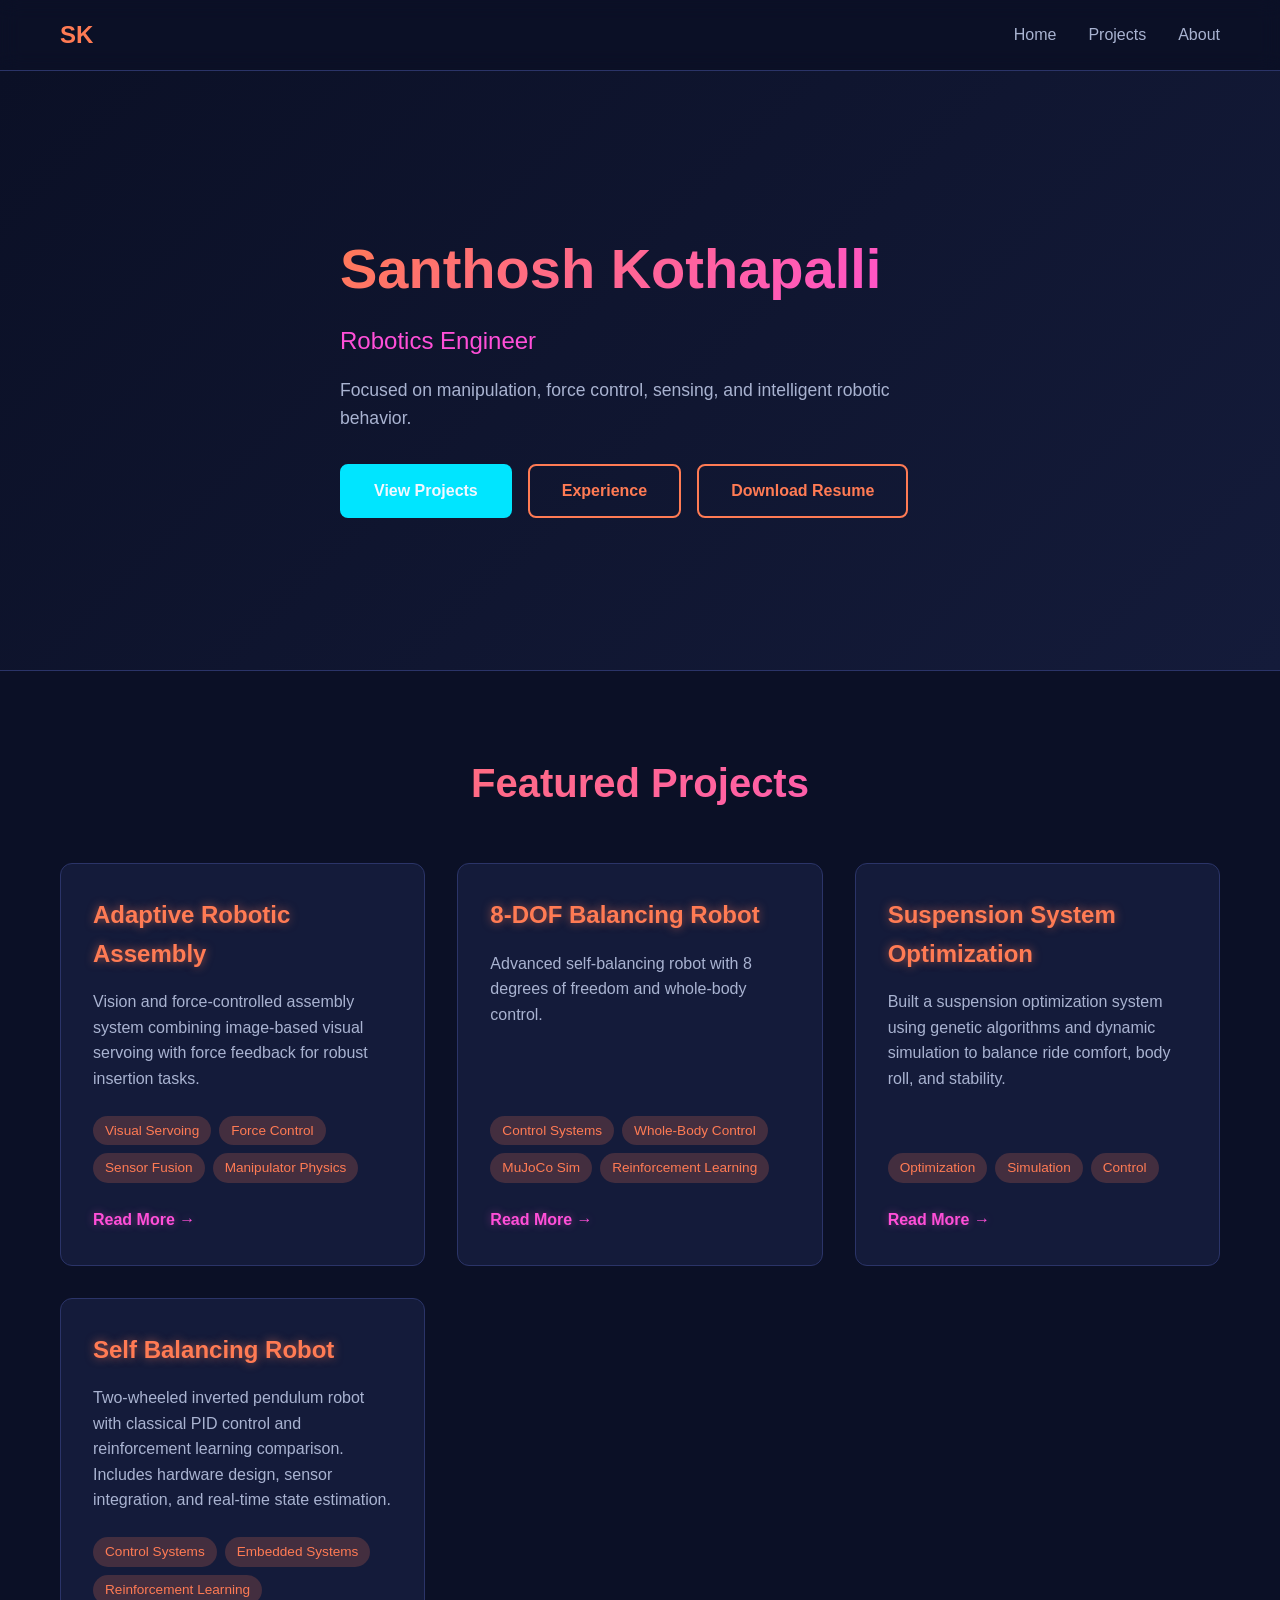
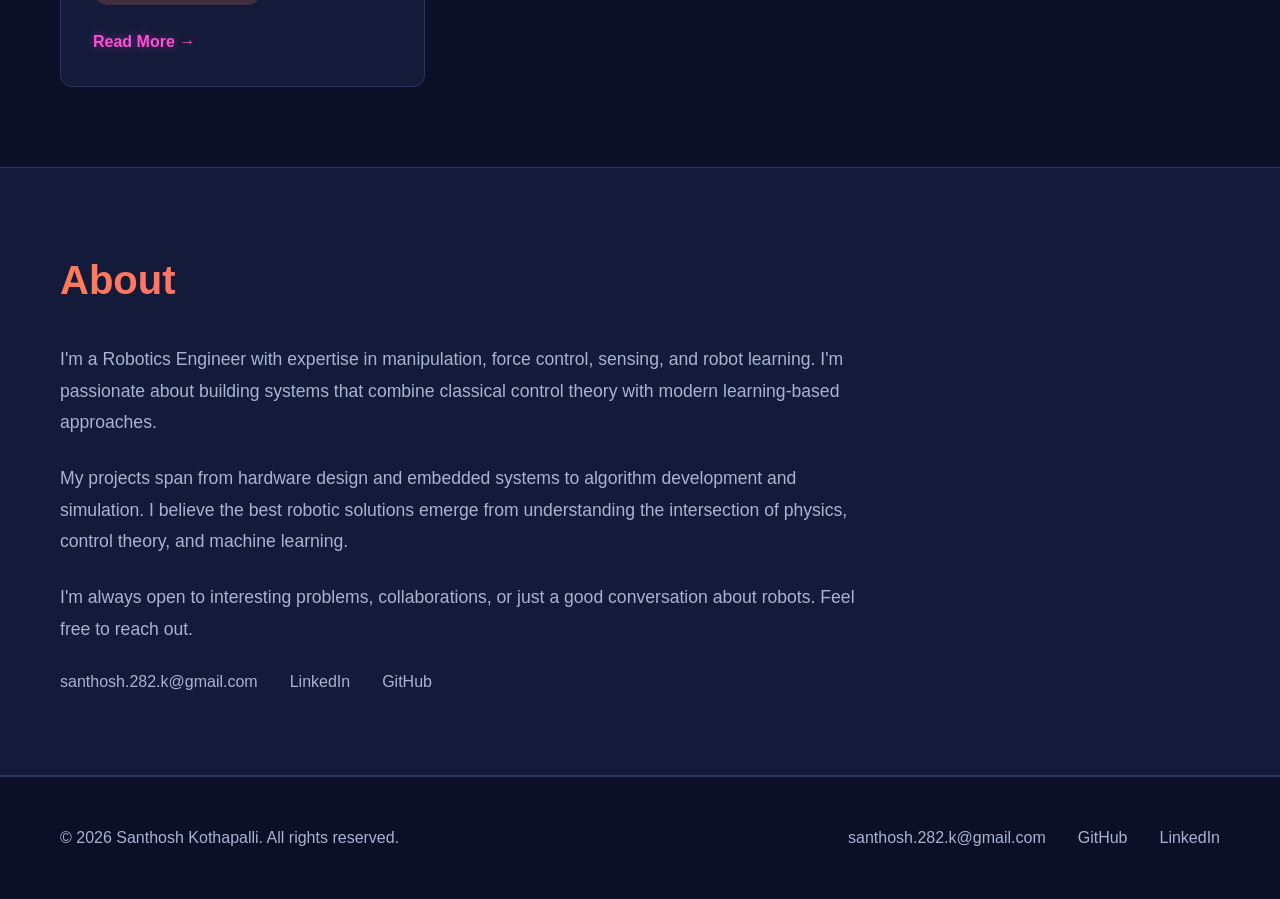
<file: index.html>
<!DOCTYPE html>
<html lang="en">
<head>
    <meta charset="UTF-8">
    <meta name="viewport" content="width=device-width, initial-scale=1.0">
    <title>Santhosh Kothapalli - Robotics Engineer</title>
    <link rel="stylesheet" href="styles.css">
</head>
<body>
    <nav class="navbar">
        <div class="container">
            <div class="logo">SK</div>
            <ul class="nav-links">
                <li><a href="#home" class="nav-link">Home</a></li>
                <li><a href="#projects" class="nav-link">Projects</a></li>
                <li><a href="#about" class="nav-link">About</a></li>
            </ul>
        </div>
    </nav>

    <header class="hero" id="home">
        <div class="container">
            <div class="hero-content">
                <h1>Santhosh Kothapalli</h1>
                <p class="subtitle">Robotics Engineer</p>
                <p class="hero-description">
                    Focused on manipulation, force control, sensing, and intelligent robotic behavior.
                </p>
                <div class="hero-buttons">
                    <a href="#projects" class="btn btn-primary">View Projects</a>

                    <a href="experience.html" class="btn btn-secondary">Experience</a>

                    <a href="docs/resume.pdf" class="btn btn-secondary">Download Resume</a>
                </div>
            </div>
        </div>
    </header>

    <section class="projects-section" id="projects">
        <div class="container">
            <h2>Featured Projects</h2>
            
            <div class="projects-grid">

                <article class="project-card">
                    <div class="project-header">
                        <h3>Adaptive Robotic Assembly</h3>
                    </div>
                    <p class="project-summary">
                        Vision and force-controlled assembly system combining image-based visual servoing with force feedback for robust insertion tasks.
                    </p>
                    <div class="project-tags">
                        <span class="tag">Visual Servoing</span>
                        <span class="tag">Force Control</span>
                        <span class="tag">Sensor Fusion</span>
                        <span class="tag">Manipulator Physics</span>

                    </div>
                    <a href="projects/adaptive-assembly.html" class="read-more">Read More →</a>
                </article>
                <article class="project-card">
                    <div class="project-header">
                        <h3>8-DOF Balancing Robot</h3>
                    </div>
                    <p class="project-summary">
                        Advanced self-balancing robot with 8 degrees of freedom and whole-body control.
                    </p>
                    <div class="project-tags">
                        <span class="tag">Control Systems</span>
                        <span class="tag">Whole-Body Control</span>
                        <span class="tag">MuJoCo Sim</span>
                        <span class="tag">Reinforcement Learning</span>
                    </div>
                    <a href="projects/8-dof-balancing-robot.html" class="read-more">Read More →</a>
                </article>
                <article class="project-card">
                    <div class="project-header">
                        <h3>Suspension System Optimization</h3>
                    </div>
                    <p class="project-summary">
                        Built a suspension optimization system using genetic algorithms and dynamic simulation to balance ride comfort, body roll, and stability.
                    </p>
                    <div class="project-tags">
                        <span class="tag">Optimization</span>
                        <span class="tag">Simulation</span>
                        <span class="tag">Control</span>
                    </div>
                    <a href="projects/suspension-optimization.html" class="read-more">Read More →</a>
                </article>

                <article class="project-card">
                    <div class="project-header">
                        <h3>Self Balancing Robot</h3>
                    </div>
                    <p class="project-summary">
                        Two-wheeled inverted pendulum robot with classical PID control and reinforcement learning comparison. Includes hardware design, sensor integration, and real-time state estimation.
                    </p>
                    <div class="project-tags">
                        <span class="tag">Control Systems</span>
                        <span class="tag">Embedded Systems</span>
                        <span class="tag">Reinforcement Learning</span>
                    </div>
                    <a href="projects/self-balancing-robot.html" class="read-more">Read More →</a>
                </article>

                
            </div>
        </div>
    </section>

    <section class="about-section" id="about">
    <div class="container">
        <h2>About</h2>
        <div class="about-content">
            <p>
                I'm a Robotics Engineer with expertise in manipulation, force control, sensing, and robot learning. 
                I'm passionate about building systems that combine classical control theory with modern learning-based approaches.
            </p>
            <p>
                My projects span from hardware design and embedded systems to algorithm development and simulation. 
                I believe the best robotic solutions emerge from understanding the intersection of physics, control theory, and machine learning.
            </p>
            <p>
                I'm always open to interesting problems, collaborations, or just a good conversation about robots. 
                Feel free to reach out.
            </p>
            <div class="social-links">
                <a href="mailto:santhosh.282.k@gmail.com" class="contact-link">santhosh.282.k@gmail.com</a>
                <a href="https://www.linkedin.com/in/santhosh-kothapalli-545709260" target="_blank" class="contact-link">LinkedIn</a>
                <a href="https://github.com/santhosh-0208" target="_blank" class="contact-link">GitHub</a>
            </div>
        </div>
    </div>
    </section>

    <footer class="footer">
        <div class="container">
            <p>&copy; 2026 Santhosh Kothapalli. All rights reserved.</p>
            <div class="social-links">
                <a href="mailto:santhosh.282.k@gmail.com" class="contact-link">santhosh.282.k@gmail.com</a>
                <a href="https://github.com/santhosh-0208" target="_blank">GitHub</a>
                <a href="https://www.linkedin.com/in/santhosh-kothapalli-545709260" target="_blank">LinkedIn</a>
            </div>
        </div>
    </footer>
</body>
</html>
</file>
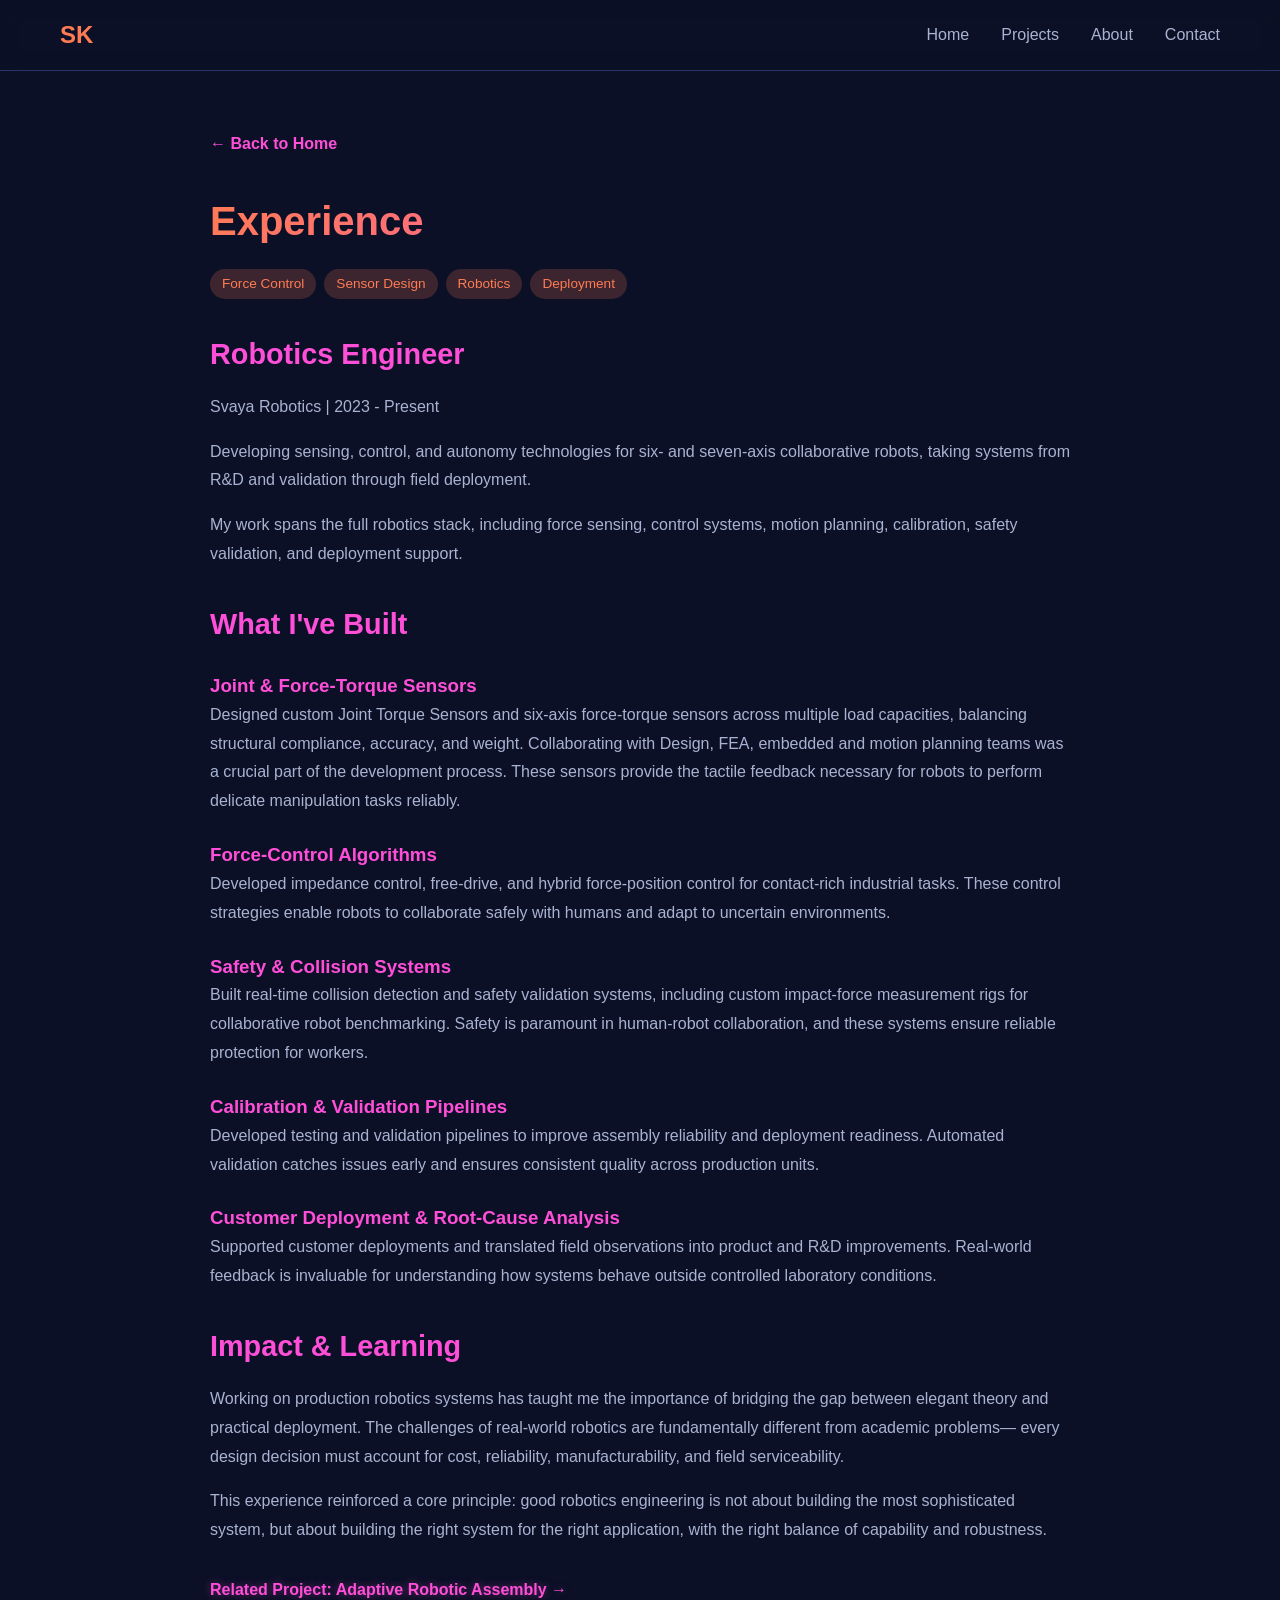
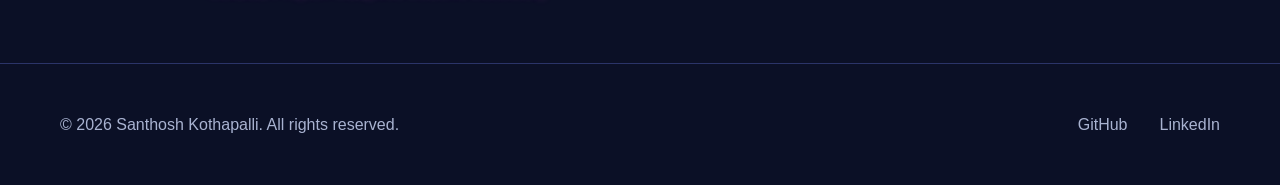
<file: experience.html>
<!DOCTYPE html>
<html lang="en">
<head>
    <meta charset="UTF-8">
    <meta name="viewport" content="width=device-width, initial-scale=1.0">
    <title>Experience - Santhosh Kothapalli</title>
    <link rel="stylesheet" href="styles.css">
</head>
<body>
    <nav class="navbar">
        <div class="container">
            <div class="logo">SK</div>
            <ul class="nav-links">
                <li><a href="index.html" class="nav-link">Home</a></li>
                <li><a href="index.html#projects" class="nav-link">Projects</a></li>
                <li><a href="index.html#about" class="nav-link">About</a></li>
                <li><a href="index.html#contact" class="nav-link">Contact</a></li>
            </ul>
        </div>
    </nav>

    <div class="project-detail">
        <a href="index.html" class="back-link">← Back to Home</a>

        <h1>Experience</h1>
        <div class="project-tags" style="margin-bottom: 2rem;">
            <span class="tag">Force Control</span>
            <span class="tag">Sensor Design</span>
            <span class="tag">Robotics</span>
            <span class="tag">Deployment</span>
        </div>

        <h2>Robotics Engineer</h2>
        <p>Svaya Robotics | 2023 - Present</p>

        <p>
            Developing sensing, control, and autonomy technologies for six- and seven-axis collaborative robots, 
            taking systems from R&D and validation through field deployment.
        </p>

        <p>
            My work spans the full robotics stack, including force sensing, control systems, motion planning, 
            calibration, safety validation, and deployment support.
        </p>

        <h2>What I've Built</h2>

        <h3>Joint & Force-Torque Sensors</h3>
        <p>
            Designed custom Joint Torque Sensors and six-axis force-torque sensors across multiple load capacities, 
            balancing structural compliance, accuracy, and weight. Collaborating with Design, FEA, embedded and motion planning teams was a crucial part of the development process.
            These sensors provide the tactile feedback necessary 
            for robots to perform delicate manipulation tasks reliably.
        </p>

        <h3>Force-Control Algorithms</h3>
        <p>
            Developed impedance control, free-drive, and hybrid force-position control for contact-rich industrial tasks. 
            These control strategies enable robots to collaborate safely with humans and adapt to uncertain environments.
        </p>

        <h3>Safety & Collision Systems</h3>
        <p>
            Built real-time collision detection and safety validation systems, including custom impact-force measurement 
            rigs for collaborative robot benchmarking. Safety is paramount in human-robot collaboration, and these systems 
            ensure reliable protection for workers.
        </p>

        <h3>Calibration & Validation Pipelines</h3>
        <p>
            Developed testing and validation pipelines to improve assembly reliability and deployment readiness. 
            Automated validation catches issues early and ensures consistent quality across production units.
        </p>

        <h3>Customer Deployment & Root-Cause Analysis</h3>
        <p>
            Supported customer deployments and translated field observations into product and R&D improvements. 
            Real-world feedback is invaluable for understanding how systems behave outside controlled laboratory conditions.
        </p>

        <h2>Impact & Learning</h2>
        <p>
            Working on production robotics systems has taught me the importance of bridging the gap between elegant theory 
            and practical deployment. The challenges of real-world robotics are fundamentally different from academic problems—
            every design decision must account for cost, reliability, manufacturability, and field serviceability.
        </p>

        <p>
            This experience reinforced a core principle: good robotics engineering is not about building the most sophisticated 
            system, but about building the right system for the right application, with the right balance of capability and robustness.
        </p>

        <div style="margin-top: 2rem;">
            <a href="projects/adaptive-assembly.html" class="read-more">
                Related Project: Adaptive Robotic Assembly →
            </a>
        </div>
    </div>

    <footer class="footer">
        <div class="container">
            <p>&copy; 2026 Santhosh Kothapalli. All rights reserved.</p>
            <div class="social-links">
                <a href="https://github.com" target="_blank">GitHub</a>
                <a href="https://linkedin.com" target="_blank">LinkedIn</a>
            </div>
        </div>
    </footer>
</body>
</html>
</file>
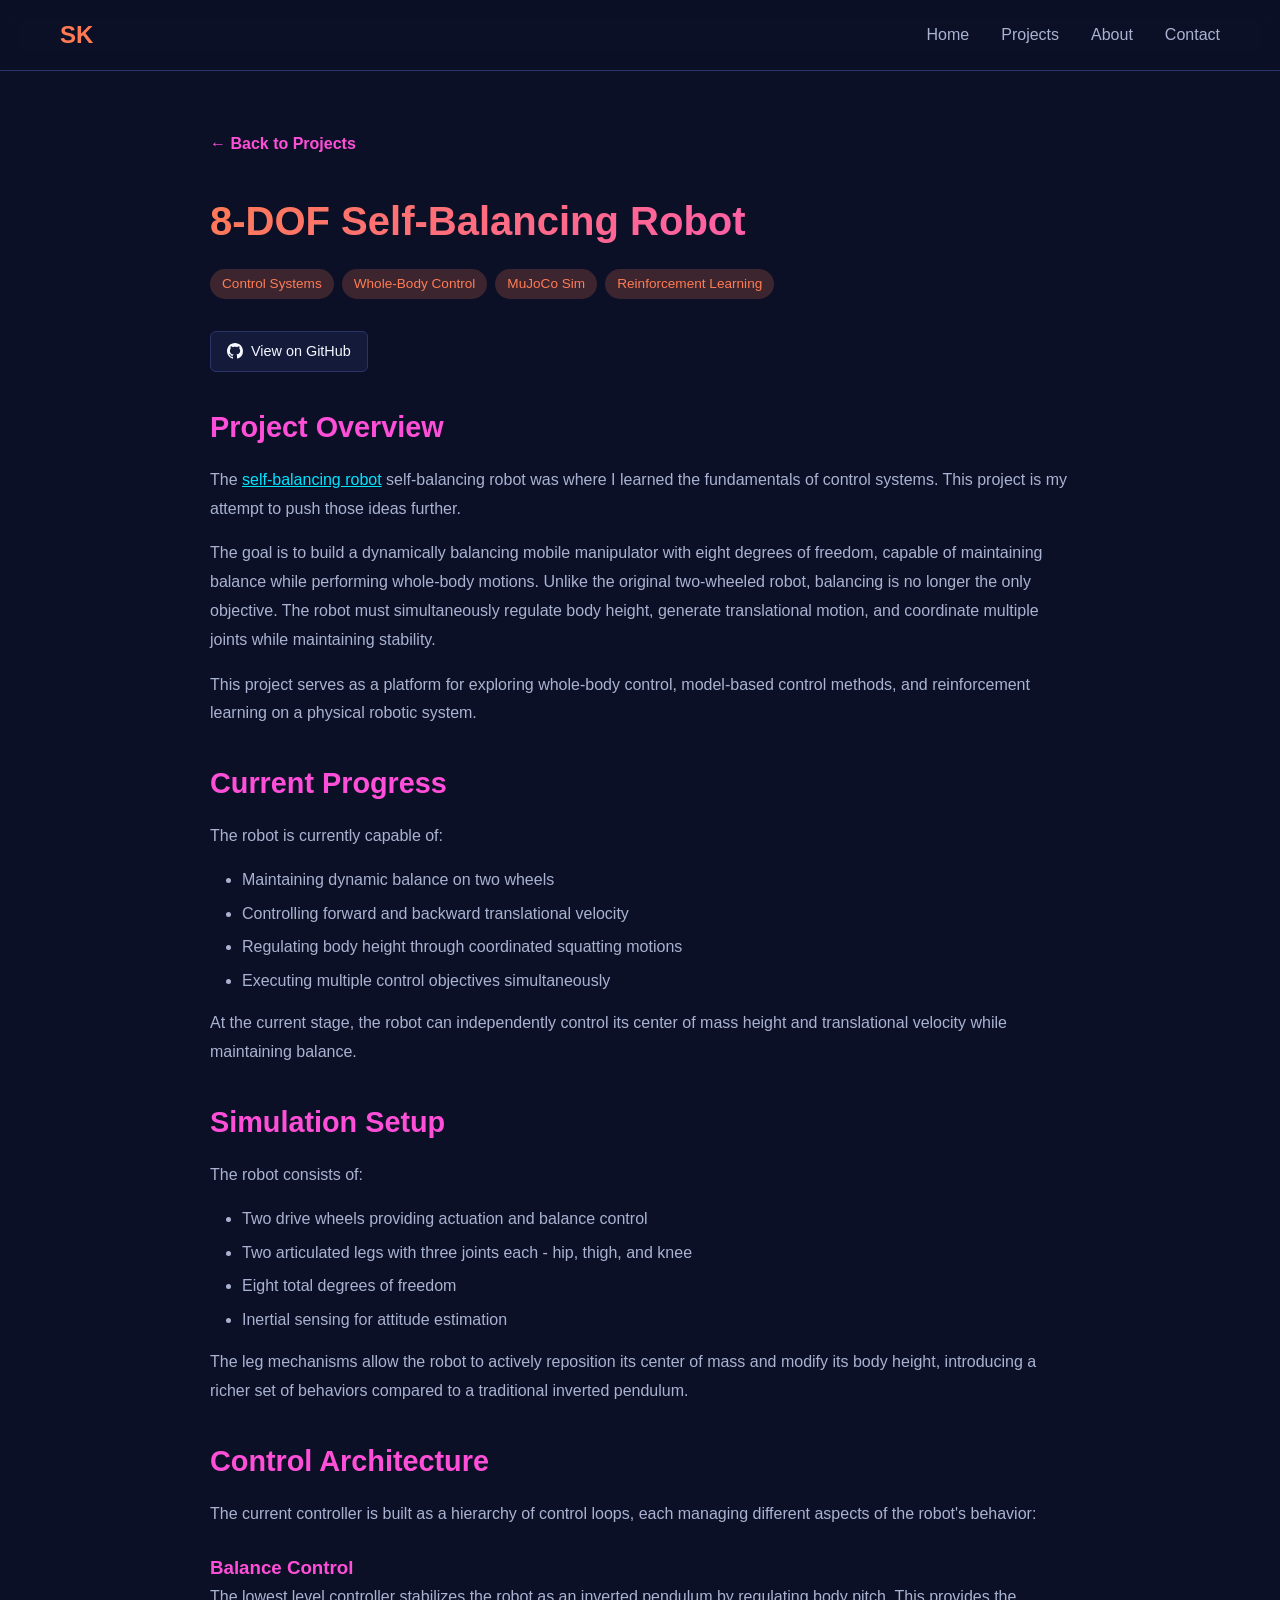
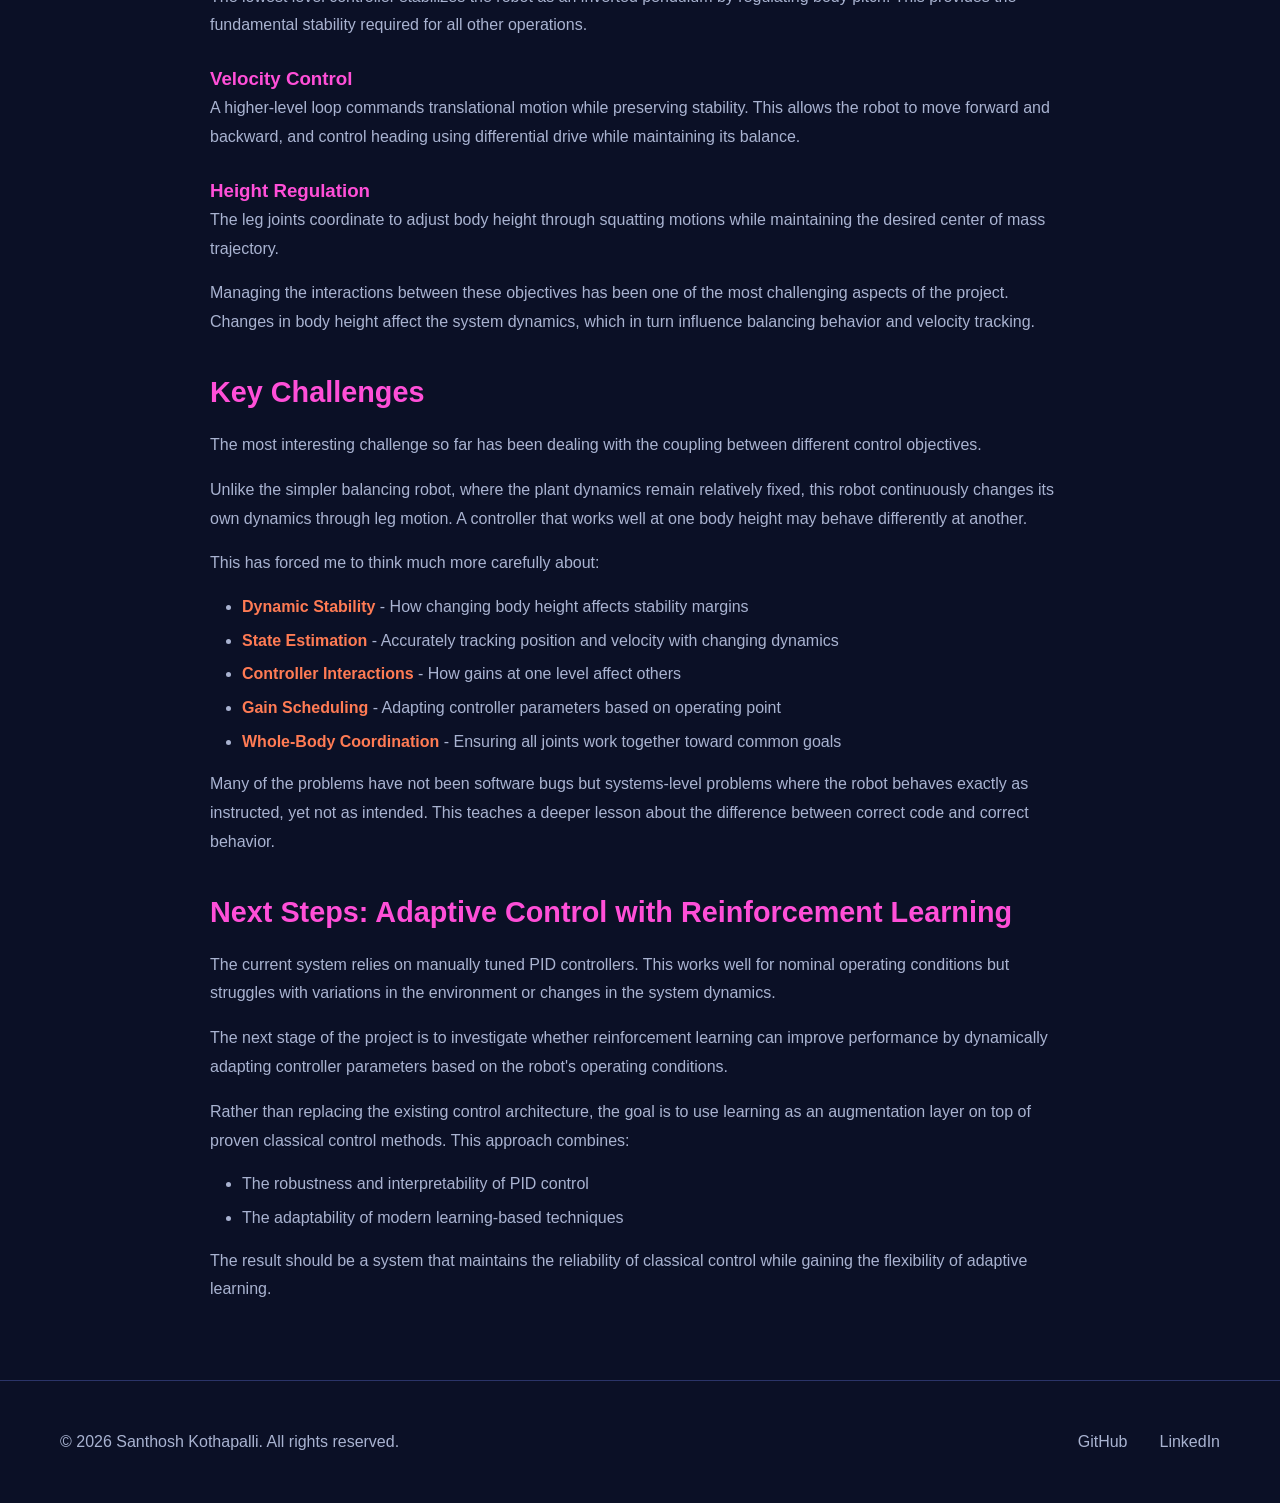
<file: projects/8-dof-balancing-robot.html>
<!DOCTYPE html>
<html lang="en">
<head>
    <meta charset="UTF-8">
    <meta name="viewport" content="width=device-width, initial-scale=1.0">
    <title>8-DOF Self-Balancing Robot - Santhosh Kothapalli</title>
    <link rel="stylesheet" href="../styles.css">
</head>
<body>
    <nav class="navbar">
        <div class="container">
            <div class="logo">SK</div>
            <ul class="nav-links">
                <li><a href="../index.html" class="nav-link">Home</a></li>
                <li><a href="../index.html#projects" class="nav-link">Projects</a></li>
                <li><a href="../index.html#about" class="nav-link">About</a></li>
                <li><a href="../index.html#contact" class="nav-link">Contact</a></li>
            </ul>
        </div>
    </nav>

    <div class="project-detail">
        <a href="../index.html#projects" class="back-link">← Back to Projects</a>

        <h1>8-DOF Self-Balancing Robot</h1>
        <div class="project-tags" style="margin-bottom: 2rem;">
            <span class="tag">Control Systems</span>
            <span class="tag">Whole-Body Control</span>
            <span class="tag">MuJoCo Sim</span>
            <span class="tag">Reinforcement Learning</span>
        </div>

        <div style="display: flex; gap: 1rem; margin-bottom: 2rem;">
            <a href="https://github.com/santhosh-0208/invereted_pendulum.git" target="_blank" class="action-link">
                <svg xmlns="http://www.w3.org/2000/svg" width="16" height="16" viewBox="0 0 24 24" fill="currentColor"><path d="M12 0C5.37 0 0 5.37 0 12c0 5.31 3.435 9.795 8.205 11.385.6.105.825-.255.825-.57 0-.285-.015-1.23-.015-2.235-3.015.555-3.795-.735-4.035-1.41-.135-.345-.72-1.41-1.23-1.695-.42-.225-1.02-.78-.015-.795.945-.015 1.62.87 1.845 1.23 1.08 1.815 2.805 1.305 3.495.99.105-.78.42-1.305.765-1.605-2.67-.3-5.46-1.335-5.46-5.925 0-1.305.465-2.385 1.23-3.225-.12-.3-.54-1.53.12-3.18 0 0 1.005-.315 3.3 1.23.96-.27 1.98-.405 3-.405s2.04.135 3 .405c2.295-1.56 3.3-1.23 3.3-1.23.66 1.65.24 2.88.12 3.18.765.84 1.23 1.905 1.23 3.225 0 4.605-2.805 5.625-5.475 5.925.435.375.81 1.095.81 2.22 0 1.605-.015 2.895-.015 3.3 0 .315.225.69.825.57A12.02 12.02 0 0 0 24 12c0-6.63-5.37-12-12-12z"/></svg>
                View on GitHub
            </a>
            
        </div>
        <h2>Project Overview</h2>
        <p>
            The 
            <a href="self-balancing-robot.html" target="_blank" class="inline-link">self-balancing robot</a>
            self-balancing robot was where I learned the fundamentals of control systems. This project is my attempt to push those ideas further.
        </p>
        <p>
            The goal is to build a dynamically balancing mobile manipulator with eight degrees of freedom, capable of maintaining balance 
            while performing whole-body motions. Unlike the original two-wheeled robot, balancing is no longer the only objective. The robot 
            must simultaneously regulate body height, generate translational motion, and coordinate multiple joints while maintaining stability.
        </p>
        <p>
            This project serves as a platform for exploring whole-body control, model-based control methods, and reinforcement learning on a physical robotic system.
        </p>

        <h2>Current Progress</h2>
        <p>
            The robot is currently capable of:
        </p>
        <ul>
            <li>Maintaining dynamic balance on two wheels</li>
            <li>Controlling forward and backward translational velocity</li>
            <li>Regulating body height through coordinated squatting motions</li>
            <li>Executing multiple control objectives simultaneously</li>
        </ul>
        <p>
            At the current stage, the robot can independently control its center of mass height and translational velocity while maintaining balance.
        </p>

        <h2>Simulation Setup</h2>
        <p>
            The robot consists of:
        </p>
        <ul>
            <li>Two drive wheels providing actuation and balance control</li>
            <li>Two articulated legs with three joints each - hip, thigh, and knee</li>
            <li>Eight total degrees of freedom</li>
            <li>Inertial sensing for attitude estimation</li>
        </ul>
        <p>
            The leg mechanisms allow the robot to actively reposition its center of mass and modify its body height, introducing a richer set 
            of behaviors compared to a traditional inverted pendulum.
        </p>

        <h2>Control Architecture</h2>
        <p>
            The current controller is built as a hierarchy of control loops, each managing different aspects of the robot's behavior:
        </p>

        <h3>Balance Control</h3>
        <p>
            The lowest level controller stabilizes the robot as an inverted pendulum by regulating body pitch. This provides the 
            fundamental stability required for all other operations.
        </p>

        <h3>Velocity Control</h3>
        <p>
            A higher-level loop commands translational motion while preserving stability. This allows the robot to move forward 
            and backward, and control heading using differential drive while maintaining its balance.
        </p>

        <h3>Height Regulation</h3>
        <p>
            The leg joints coordinate to adjust body height through squatting motions while maintaining the desired center of mass trajectory.
        </p>

        <p>
            Managing the interactions between these objectives has been one of the most challenging aspects of the project. Changes in body height 
            affect the system dynamics, which in turn influence balancing behavior and velocity tracking.
        </p>

        <h2>Key Challenges</h2>
        <p>
            The most interesting challenge so far has been dealing with the coupling between different control objectives.
        </p>
        <p>
            Unlike the simpler balancing robot, where the plant dynamics remain relatively fixed, this robot continuously changes its own dynamics 
            through leg motion. A controller that works well at one body height may behave differently at another.
        </p>
        <p>
            This has forced me to think much more carefully about:
        </p>
        <ul>
            <li><strong>Dynamic Stability</strong> - How changing body height affects stability margins</li>
            <li><strong>State Estimation</strong> - Accurately tracking position and velocity with changing dynamics</li>
            <li><strong>Controller Interactions</strong> - How gains at one level affect others</li>
            <li><strong>Gain Scheduling</strong> - Adapting controller parameters based on operating point</li>
            <li><strong>Whole-Body Coordination</strong> - Ensuring all joints work together toward common goals</li>
        </ul>
        <p>
            Many of the problems have not been software bugs but systems-level problems where the robot behaves exactly as instructed, 
            yet not as intended. This teaches a deeper lesson about the difference between correct code and correct behavior.
        </p>

        <h2>Next Steps: Adaptive Control with Reinforcement Learning</h2>
        <p>
            The current system relies on manually tuned PID controllers. This works well for nominal operating conditions but struggles 
            with variations in the environment or changes in the system dynamics.
        </p>
        <p>
            The next stage of the project is to investigate whether reinforcement learning can improve performance by dynamically adapting 
            controller parameters based on the robot's operating conditions.
        </p>
        <p>
            Rather than replacing the existing control architecture, the goal is to use learning as an augmentation layer on top of proven 
            classical control methods. This approach combines:
        </p>
        <ul>
            <li>The robustness and interpretability of PID control</li>
            <li>The adaptability of modern learning-based techniques</li>
        </ul>
        <p>
            The result should be a system that maintains the reliability of classical control while gaining the flexibility of adaptive learning.
        </p>
    </div>

    <footer class="footer">
        <div class="container">
            <p>&copy; 2026 Santhosh Kothapalli. All rights reserved.</p>
            <div class="social-links">
                <a href="https://github.com" target="_blank">GitHub</a>
                <a href="https://linkedin.com" target="_blank">LinkedIn</a>
            </div>
        </div>
    </footer>
</body>
</html>
</file>
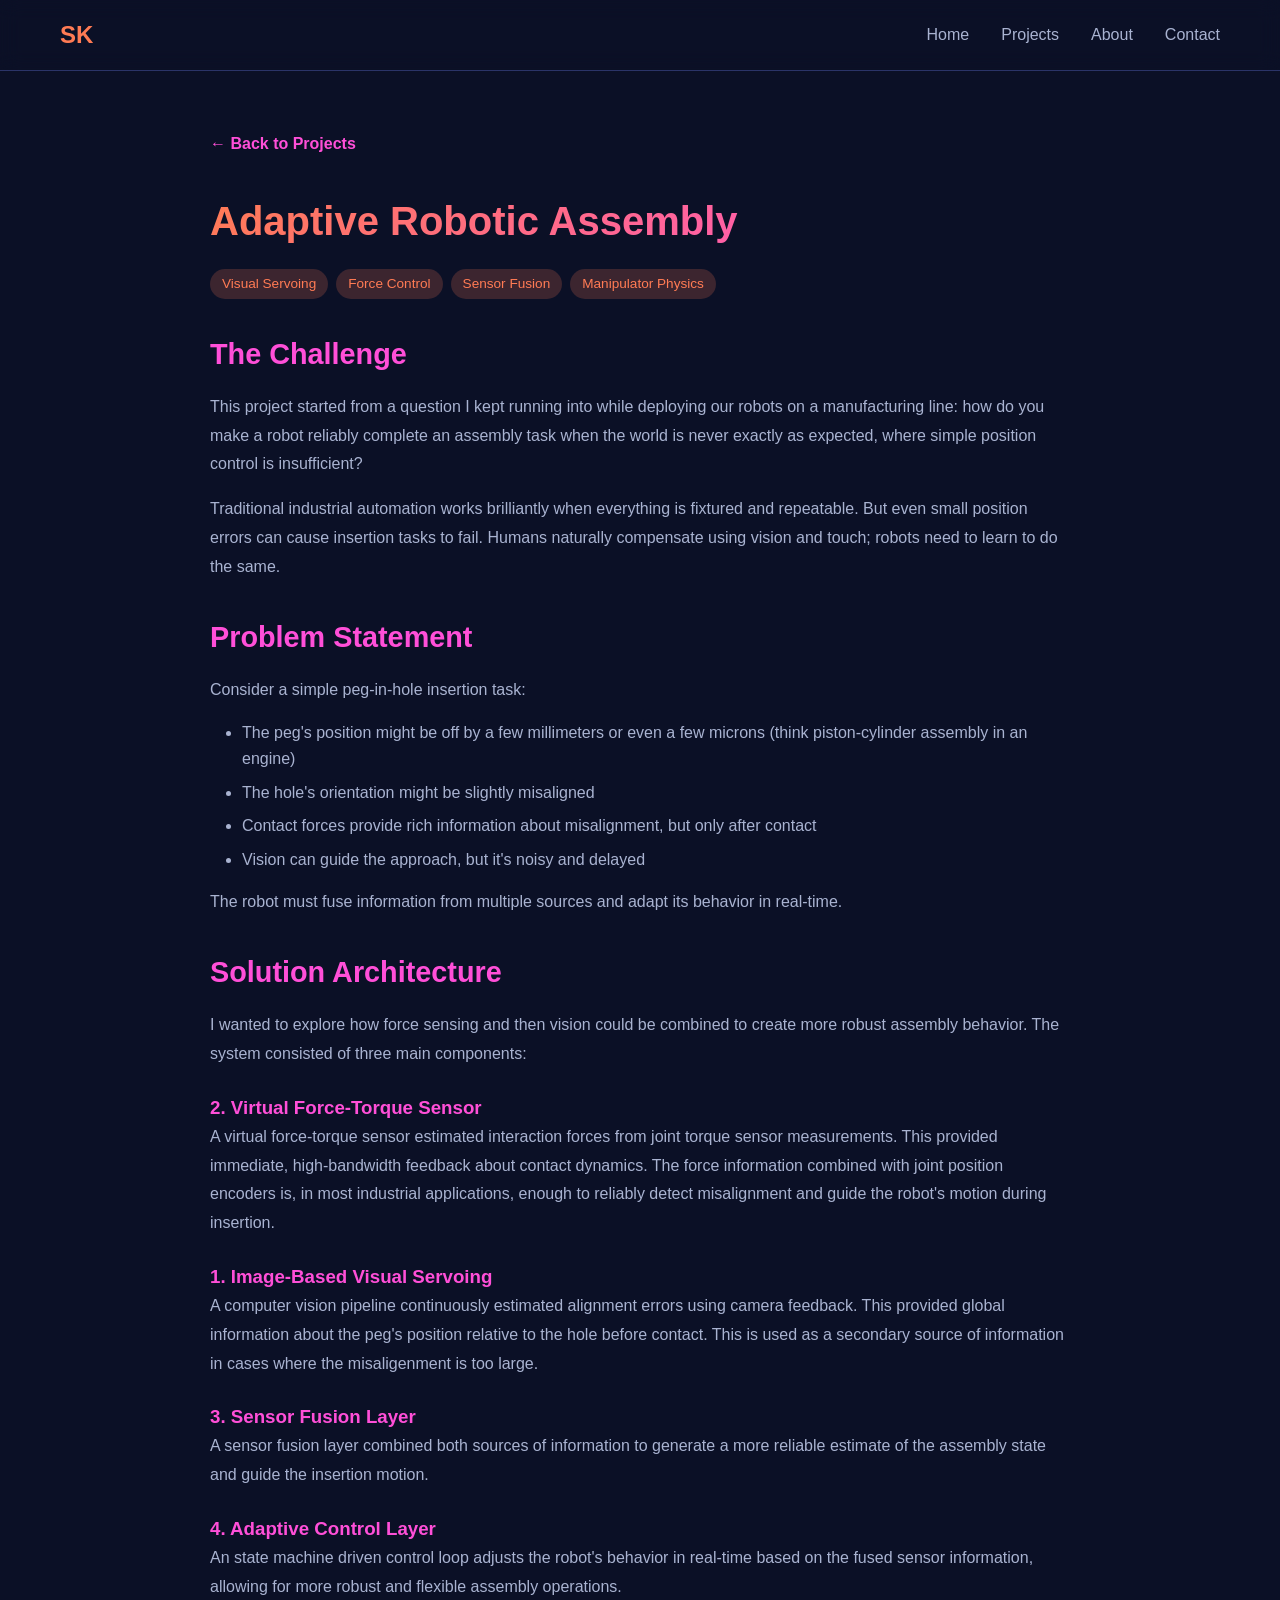
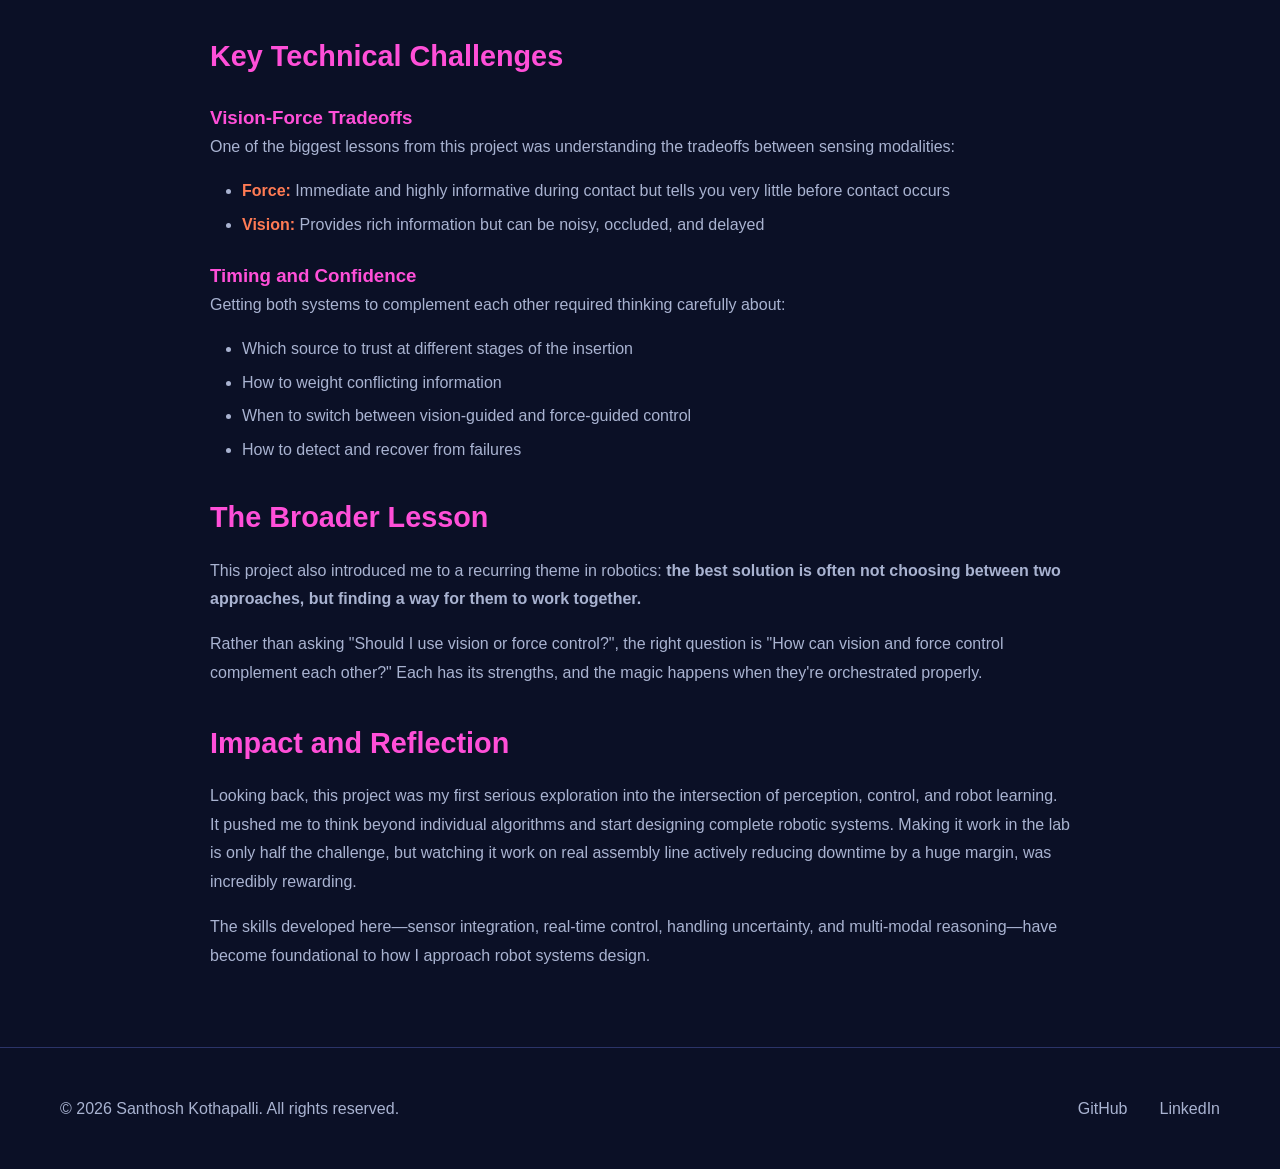
<file: projects/adaptive-assembly.html>
<!DOCTYPE html>
<html lang="en">
<head>
    <meta charset="UTF-8">
    <meta name="viewport" content="width=device-width, initial-scale=1.0">
    <title>Adaptive Robotic Assembly - Santhosh Kothapalli</title>
    <link rel="stylesheet" href="../styles.css">
</head>
<body>
    <nav class="navbar">
        <div class="container">
            <div class="logo">SK</div>
            <ul class="nav-links">
                <li><a href="../index.html" class="nav-link">Home</a></li>
                <li><a href="../index.html#projects" class="nav-link">Projects</a></li>
                <li><a href="../index.html#about" class="nav-link">About</a></li>
                <li><a href="../index.html#contact" class="nav-link">Contact</a></li>
            </ul>
        </div>
    </nav>

    <div class="project-detail">
        <a href="../index.html#projects" class="back-link">← Back to Projects</a>

        <h1>Adaptive Robotic Assembly</h1>
        <div class="project-tags" style="margin-bottom: 2rem;">
            <span class="tag">Visual Servoing</span>
            <span class="tag">Force Control</span>
            <span class="tag">Sensor Fusion</span>
            <span class="tag">Manipulator Physics</span>
        </div>

        <h2>The Challenge</h2>
        <p>
            This project started from a question I kept running into while deploying our robots on a manufacturing line: 
            how do you make a robot reliably complete an assembly task when the world is never exactly as expected, where simple position control is insufficient?
        </p>
        <p>
            Traditional industrial automation works brilliantly when everything is fixtured and repeatable. 
            But even small position errors can cause insertion tasks to fail. Humans naturally compensate using 
            vision and touch; robots need to learn to do the same.
        </p>

        <h2>Problem Statement</h2>
        <p>
            Consider a simple peg-in-hole insertion task:
        </p>
        <ul>
            <li>The peg's position might be off by a few millimeters or even a few microns (think piston-cylinder assembly in an engine)</li>
            <li>The hole's orientation might be slightly misaligned</li>
            <li>Contact forces provide rich information about misalignment, but only after contact</li>
            <li>Vision can guide the approach, but it's noisy and delayed</li>
        </ul>
        <p>
            The robot must fuse information from multiple sources and adapt its behavior in real-time.
        </p>

        <h2>Solution Architecture</h2>
        <p>
            I wanted to explore how force sensing and then vision could be combined to create more robust assembly behavior. 
            The system consisted of three main components:
        </p>
        
        <h3>2. Virtual Force-Torque Sensor</h3>
        <p>
            A virtual force-torque sensor estimated interaction forces from joint torque sensor measurements. 
            This provided immediate, high-bandwidth feedback about contact dynamics.
            The force information combined with joint position encoders is, in most industrial applications, enough to reliably detect misalignment and guide the robot's motion during insertion.
        </p>

        <h3>1. Image-Based Visual Servoing</h3>
        <p>
            A computer vision pipeline continuously estimated alignment errors using camera feedback. 
            This provided global information about the peg's position relative to the hole before contact.
            This is used as a secondary source of information in cases where the misaligenment is too large.
        </p>


        <h3>3. Sensor Fusion Layer</h3>
        <p>
            A sensor fusion layer combined both sources of information to generate a more reliable estimate 
            of the assembly state and guide the insertion motion.
        </p>

        <h3>4. Adaptive Control Layer</h3>
        <p>
            An state machine driven control loop adjusts the robot's behavior in real-time based on the fused sensor information, 
            allowing for more robust and flexible assembly operations.
        </p>
        <h2>Key Technical Challenges</h2>

        <h3>Vision-Force Tradeoffs</h3>
        <p>
            One of the biggest lessons from this project was understanding the tradeoffs between sensing modalities:
        </p>
        <ul>
            <li><strong>Force:</strong> Immediate and highly informative during contact but tells you very little before contact occurs</li>
            <li><strong>Vision:</strong> Provides rich information but can be noisy, occluded, and delayed</li>
        </ul>

        <h3>Timing and Confidence</h3>
        <p>
            Getting both systems to complement each other required thinking carefully about:
        </p>
        <ul>
            <li>Which source to trust at different stages of the insertion</li>
            <li>How to weight conflicting information</li>
            <li>When to switch between vision-guided and force-guided control</li>
            <li>How to detect and recover from failures</li>
        </ul>

        <h2>The Broader Lesson</h2>
        <p>
            This project also introduced me to a recurring theme in robotics: <strong>the best solution is often 
            not choosing between two approaches, but finding a way for them to work together.</strong>
        </p>
        <p>
            Rather than asking "Should I use vision or force control?", the right question is "How can vision and 
            force control complement each other?" Each has its strengths, and the magic happens when they're 
            orchestrated properly.
        </p>

        <h2>Impact and Reflection</h2>
        <p>
            Looking back, this project was my first serious exploration into the intersection of perception, 
            control, and robot learning. It pushed me to think beyond individual algorithms and start designing 
            complete robotic systems. 
            Making it work in the lab is only half the challenge, but watching it work on real assembly line actively reducing downtime by a huge margin, was incredibly rewarding.
        </p>
        <p>
            The skills developed here—sensor integration, real-time control, handling uncertainty, and 
            multi-modal reasoning—have become foundational to how I approach robot systems design.
        </p>
    </div>

    <footer class="footer">
        <div class="container">
            <p>&copy; 2026 Santhosh Kothapalli. All rights reserved.</p>
            <div class="social-links">
                <a href="https://github.com" target="_blank">GitHub</a>
                <a href="https://linkedin.com" target="_blank">LinkedIn</a>
            </div>
        </div>
    </footer>
</body>
</html>
</file>
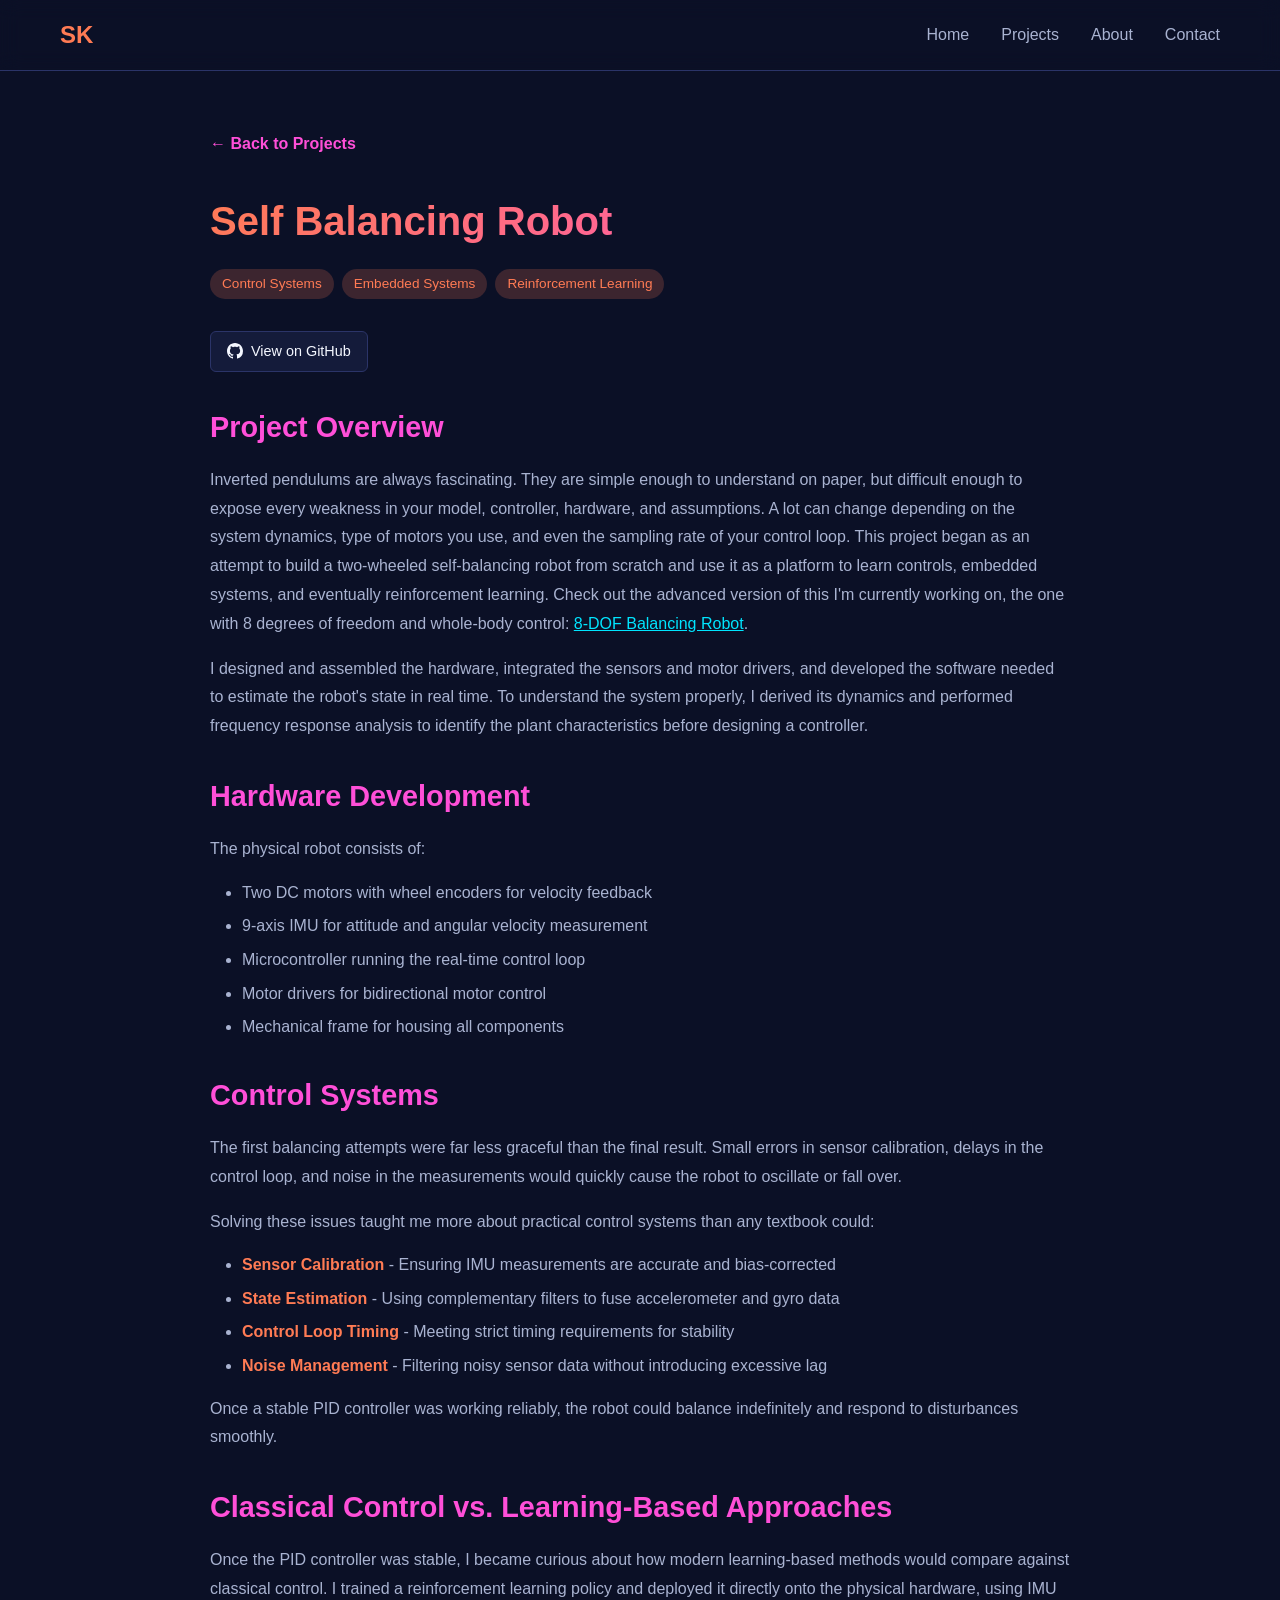
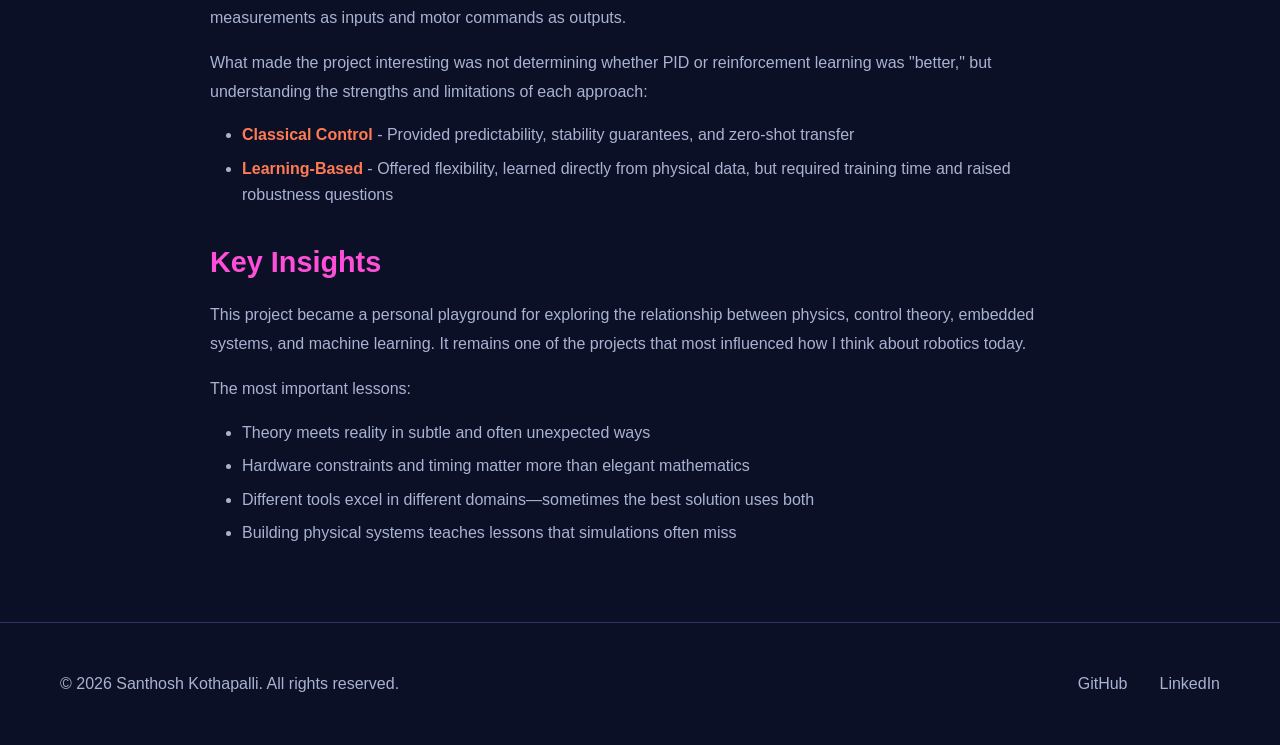
<file: projects/self-balancing-robot.html>
<!DOCTYPE html>
<html lang="en">
<head>
    <meta charset="UTF-8">
    <meta name="viewport" content="width=device-width, initial-scale=1.0">
    <title>Self Balancing Robot - Santhosh Kothapalli</title>
    <link rel="stylesheet" href="../styles.css">
</head>
<body>
    <nav class="navbar">
        <div class="container">
            <div class="logo">SK</div>
            <ul class="nav-links">
                <li><a href="../index.html" class="nav-link">Home</a></li>
                <li><a href="../index.html#projects" class="nav-link">Projects</a></li>
                <li><a href="../index.html#about" class="nav-link">About</a></li>
                <li><a href="../index.html#contact" class="nav-link">Contact</a></li>
            </ul>
        </div>
    </nav>

    <div class="project-detail">
        <a href="../index.html#projects" class="back-link">← Back to Projects</a>

        <h1>Self Balancing Robot</h1>
        <div class="project-tags" style="margin-bottom: 2rem;">
            <span class="tag">Control Systems</span>
            <span class="tag">Embedded Systems</span>
            <span class="tag">Reinforcement Learning</span>
        </div>

        <div style="display: flex; gap: 1rem; margin-bottom: 2rem;">
            <a href="https://github.com/santhosh-0208/invereted_pendulum.git" target="_blank" class="action-link">
                <svg xmlns="http://www.w3.org/2000/svg" width="16" height="16" viewBox="0 0 24 24" fill="currentColor"><path d="M12 0C5.37 0 0 5.37 0 12c0 5.31 3.435 9.795 8.205 11.385.6.105.825-.255.825-.57 0-.285-.015-1.23-.015-2.235-3.015.555-3.795-.735-4.035-1.41-.135-.345-.72-1.41-1.23-1.695-.42-.225-1.02-.78-.015-.795.945-.015 1.62.87 1.845 1.23 1.08 1.815 2.805 1.305 3.495.99.105-.78.42-1.305.765-1.605-2.67-.3-5.46-1.335-5.46-5.925 0-1.305.465-2.385 1.23-3.225-.12-.3-.54-1.53.12-3.18 0 0 1.005-.315 3.3 1.23.96-.27 1.98-.405 3-.405s2.04.135 3 .405c2.295-1.56 3.3-1.23 3.3-1.23.66 1.65.24 2.88.12 3.18.765.84 1.23 1.905 1.23 3.225 0 4.605-2.805 5.625-5.475 5.925.435.375.81 1.095.81 2.22 0 1.605-.015 2.895-.015 3.3 0 .315.225.69.825.57A12.02 12.02 0 0 0 24 12c0-6.63-5.37-12-12-12z"/></svg>
                View on GitHub
            </a>
            
        </div>

        <h2>Project Overview</h2>
        <p>
            Inverted pendulums are always fascinating. They are simple enough to understand on paper, 
            but difficult enough to expose every weakness in your model, controller, hardware, and assumptions.
            A lot can change depending on the system dynamics, type of motors you use, and even the sampling rate of your control loop. 
            This project began as an attempt to build a two-wheeled self-balancing robot from scratch and 
            use it as a platform to learn controls, embedded systems, and eventually reinforcement learning.

            Check out the advanced version of this I'm currently working on, the one with 8 degrees of freedom and whole-body control: <a href="8-dof-balancing-robot.html" class="inline-link">8-DOF Balancing Robot</a>.
        </p>
        <p>
            I designed and assembled the hardware, integrated the sensors and motor drivers, and developed 
            the software needed to estimate the robot's state in real time. To understand the system properly, 
            I derived its dynamics and performed frequency response analysis to identify the plant characteristics 
            before designing a controller.
        </p>

        <h2>Hardware Development</h2>
        <p>
            The physical robot consists of:
        </p>
        <ul>
            <li>Two DC motors with wheel encoders for velocity feedback</li>
            <li>9-axis IMU for attitude and angular velocity measurement</li>
            <li>Microcontroller running the real-time control loop</li>
            <li>Motor drivers for bidirectional motor control</li>
            <li>Mechanical frame for housing all components</li>
        </ul>

        <h2>Control Systems</h2>
        <p>
            The first balancing attempts were far less graceful than the final result. Small errors in sensor 
            calibration, delays in the control loop, and noise in the measurements would quickly cause the robot 
            to oscillate or fall over.
        </p>
        <p>
            Solving these issues taught me more about practical control systems than any textbook could:
        </p>
        <ul>
            <li><strong>Sensor Calibration</strong> - Ensuring IMU measurements are accurate and bias-corrected</li>
            <li><strong>State Estimation</strong> - Using complementary filters to fuse accelerometer and gyro data</li>
            <li><strong>Control Loop Timing</strong> - Meeting strict timing requirements for stability</li>
            <li><strong>Noise Management</strong> - Filtering noisy sensor data without introducing excessive lag</li>
        </ul>

        <p>
            Once a stable PID controller was working reliably, the robot could balance indefinitely and 
            respond to disturbances smoothly.
        </p>

        <h2>Classical Control vs. Learning-Based Approaches</h2>
        <p>
            Once the PID controller was stable, I became curious about how modern learning-based methods 
            would compare against classical control. I trained a reinforcement learning policy and deployed 
            it directly onto the physical hardware, using IMU measurements as inputs and motor commands as outputs.
        </p>
        <p>
            What made the project interesting was not determining whether PID or reinforcement learning was 
            "better," but understanding the strengths and limitations of each approach:
        </p>
        <ul>
            <li><strong>Classical Control</strong> - Provided predictability, stability guarantees, and zero-shot transfer</li>
            <li><strong>Learning-Based</strong> - Offered flexibility, learned directly from physical data, but required training time and raised robustness questions</li>
        </ul>

        <h2>Key Insights</h2>
        <p>
            This project became a personal playground for exploring the relationship between physics, control theory, 
            embedded systems, and machine learning. It remains one of the projects that most influenced how I think 
            about robotics today.
        </p>
        <p>
            The most important lessons:
        </p>
        <ul>
            <li>Theory meets reality in subtle and often unexpected ways</li>
            <li>Hardware constraints and timing matter more than elegant mathematics</li>
            <li>Different tools excel in different domains—sometimes the best solution uses both</li>
            <li>Building physical systems teaches lessons that simulations often miss</li>
        </ul>
    </div>

    <footer class="footer">
        <div class="container">
            <p>&copy; 2026 Santhosh Kothapalli. All rights reserved.</p>
            <div class="social-links">
                <a href="https://github.com" target="_blank">GitHub</a>
                <a href="https://linkedin.com" target="_blank">LinkedIn</a>
            </div>
        </div>
    </footer>
</body>
</html>
</file>
<file: styles.css>
* {
    margin: 0;
    padding: 0;
    box-sizing: border-box;
}

:root {
    --primary-color: #00e5ff;      /* neon cyan */
    --secondary-color: #ff4fd8;    /* neon pink */

    --dark-bg: #0b1026;            /* deep night blue */
    --card-bg: #141b3a;            /* elevated panel */

    --text-primary: #f4f7ff;
    --text-secondary: #a9b3d1;

    --border-color: #2b3468;

    --accent: #ff7b54;     
    --accent-soft: rgba(255, 123, 84, 0.2);
    --accent-glow: rgba(255, 123, 84, 0.6);
}
html {
    scroll-behavior: smooth;
}

body {
    font-family: -apple-system, BlinkMacSystemFont, 'Segoe UI', Roboto, Oxygen, Ubuntu, Cantarell, sans-serif;
    background-color: var(--dark-bg);
    color: var(--text-primary);
    line-height: 1.6;
}

.container {
    max-width: 1200px;
    margin: 0 auto;
    padding: 0 20px;
}

/* Navbar */
.navbar {
    background: var(--navbar-bg);
    backdrop-filter: blur(10px);
    border-bottom: 1px solid var(--border-color);
    position: sticky;
    top: 0;
    z-index: 1000;
}

.navbar .container {
    display: flex;
    justify-content: space-between;
    align-items: center;
    padding: 1rem 20px;
}

.logo {
    font-size: 1.5rem;
    font-weight: bold;
    color: var(--accent);
    text-shadow: var(--pink-neon-shadow);
}

.nav-links {
    display: flex;
    list-style: none;
    gap: 2rem;
}

.nav-link {
    color: var(--text-secondary);
    text-decoration: none;
    transition: color 0.3s ease;
}

.nav-link:hover {
    color: var(--accent);
    text-shadow: 0 0 8px var(--accent-glow);
}

/* Hero Section */
.hero {
    background: linear-gradient(135deg, var(--dark-bg) 0%, var(--card-bg) 100%);
    padding: 120px 20px;
    min-height: 600px;
    display: flex;
    align-items: center;
    border-bottom: 1px solid var(--border-color);
}

.hero-content h1 {
    font-size: 3.5rem;
    margin-bottom: 0.5rem;
    background: linear-gradient(
        135deg,
        var(--accent),
        var(--secondary-color)
    );
    -webkit-background-clip: text;
    -webkit-text-fill-color: transparent;
    background-clip: text;
}

.subtitle {
    font-size: 1.5rem;
    color: var(--secondary-color);
    margin-bottom: 1rem;
}

.hero-description {
    font-size: 1.1rem;
    color: var(--text-secondary);
    max-width: 600px;
    margin-bottom: 2rem;
}

.hero-buttons {
    display: flex;
    gap: 1rem;
    flex-wrap: wrap;
}

/* Buttons */
.btn {
    padding: 12px 32px;
    border-radius: 8px;
    text-decoration: none;
    font-weight: 600;
    transition: all 0.3s ease;
    border: 2px solid transparent;
    display: inline-block;
    cursor: pointer;
}

.btn-primary {
    background: var(--primary-color);
    color: var(--button-text);
}

.btn-primary:hover {
    background: var(--secondary-color);
    transform: translateY(-2px);
    box-shadow: var(--cyan-neon-shadow);
}

.btn-secondary {
    background: transparent;
    color: var(--accent);
    border-color: var(--accent);
}

.btn-secondary:hover {
    background: var(--accent);
    color: var(--dark-bg);
    transform: translateY(-2px);
    box-shadow: var(--pink-neon-shadow);
}
/* Projects Section */
.projects-section {
    padding: 80px 20px;
    background: var(--dark-bg);
}

.projects-section h2 {
    font-size: 2.5rem;
    margin-bottom: 3rem;
    text-align: center;
    background: linear-gradient(135deg, var(--accent), var(--secondary-color));
    -webkit-background-clip: text;
    -webkit-text-fill-color: transparent;
    background-clip: text;
}

.projects-grid {
    display: grid;
    grid-template-columns: repeat(auto-fit, minmax(320px, 1fr));
    gap: 2rem;
}

.project-card {
    background: var(--card-bg);
    border: 1px solid var(--border-color);
    border-radius: 12px;
    padding: 2rem;
    transition: all 0.3s ease;
    display: flex;
    flex-direction: column;
}

.project-card:hover {
    border-color: var(--accent);
    transform: translateY(-5px);
    box-shadow: 0 10px 30px var(--accent-soft);
}
.project-header h3 {
    font-size: 1.5rem;
    margin-bottom: 1rem;
    color: var(--accent);
    text-shadow: 0 0 10px var(--accent-glow);
}
.project-summary {
    color: var(--text-secondary);
    margin-bottom: 1.5rem;
    flex-grow: 1;
}

.project-tags {
    display: flex;
    flex-wrap: wrap;
    gap: 0.5rem;
    margin-bottom: 1.5rem;
}

.tag {
    background: var(--accent-soft);
    color: var(--accent);
    padding: 4px 12px;
    border-radius: 20px;
    font-size: 0.85rem;
}

.read-more {
    color: var(--secondary-color);
    text-decoration: none;
    font-weight: 600;
    transition: all 0.3s ease;
    text-shadow: 0 0 8px rgba(255, 79, 216, 0.4);
}

.read-more:hover {
    color: var(--accent);
    text-shadow: 0 0 12px rgba(255, 79, 216, 0.6);
}

/* About Section */
.about-section {
    padding: 80px 20px;
    background: var(--card-bg);
    border-top: 1px solid var(--border-color);
    border-bottom: 1px solid var(--border-color);
}

.about-section h2 {
    font-size: 2.5rem;
    margin-bottom: 2rem;
    background: linear-gradient(135deg, var(--accent), var(--secondary-color));
    -webkit-background-clip: text;
    -webkit-text-fill-color: transparent;
    background-clip: text;
}

.about-content {
    max-width: 800px;
}

.about-content p {
    font-size: 1.1rem;
    color: var(--text-secondary);
    margin-bottom: 1.5rem;
    line-height: 1.8;
}

.contact-section {
    padding: 80px 20px;
    background: var(--card-bg);
    border-top: 1px solid var(--border-color);
    border-bottom: 1px solid var(--border-color);
}

.contact-section h2 {
    font-size: 2.5rem;
    margin-bottom: 2rem;
    background: linear-gradient(135deg, var(--accent), var(--secondary-color));
    -webkit-background-clip: text;
    -webkit-text-fill-color: transparent;
    background-clip: text;
}

.contact-content {
    max-width: 800px;
}

.contact-content p {
    font-size: 1.1rem;
    color: var(--text-secondary);
    margin-bottom: 1.5rem;
    line-height: 1.8;
}
/* Footer */
.footer {
    background: var(--dark-bg);
    border-top: 1px solid var(--border-color);
    padding: 3rem 20px;
    text-align: center;
    color: var(--text-secondary);
}

.footer .container {
    display: flex;
    justify-content: space-between;
    align-items: center;
    flex-wrap: wrap;
    gap: 1rem;
}

.social-links {
    display: flex;
    gap: 2rem;
}

.social-links a {
    color: var(--text-secondary);
    text-decoration: none;
    transition: color 0.3s ease;
}

.social-links a:hover {
    color: var(--accent);
}

/* Project Detail Pages */
.project-detail {
    padding: 60px 20px;
    max-width: 900px;
    margin: 0 auto;
}

.project-detail h1 {
    font-size: 2.5rem;
    margin-bottom: 1rem;
    background: linear-gradient(135deg, var(--accent), var(--secondary-color));
    -webkit-background-clip: text;
    -webkit-text-fill-color: transparent;
    background-clip: text;
}

.project-detail h2 {
    font-size: 1.8rem;
    margin-top: 2rem;
    margin-bottom: 1rem;
    color: var(--secondary-color);
}

.project-detail p {
    color: var(--text-secondary);
    margin-bottom: 1rem;
    line-height: 1.8;
}

.back-link {
    display: inline-block;
    margin-bottom: 2rem;
    color: var(--secondary-color);
    text-decoration: none;
    font-weight: 600;
    transition: color 0.3s ease;
}

.back-link:hover {
    color: var(--accent);
}

.project-image {
    max-width: 100%;
    height: auto;
    margin: 2rem 0;
    border-radius: 8px;
    border: 1px solid var(--border-color);
}

/* Project Detail Headings */
.project-detail h3 {
    color: var(--secondary-color);
    margin-top: 1.5rem;
}

/* Project Detail Lists */
.project-detail ul {
    color: var(--text-secondary);
    margin: 1rem 0 1rem 2rem;
}

.project-detail ul li {
    margin-bottom: 0.5rem;
}

.project-detail ul strong {
    color: var(--accent);
}

/* Action Links */
.action-link {
    display: inline-flex;
    align-items: center;
    gap: 0.5rem;
    padding: 0.5rem 1rem;
    background: var(--card-bg);
    color: var(--text-primary);
    border: 1px solid var(--border-color);
    border-radius: 6px;
    text-decoration: none;
    font-size: 0.9rem;
    transition: all 0.3s ease;
}

.action-link:hover {
    border-color: var(--accent);
    color: var(--accent);
    box-shadow: 0 0 8px var(--accent-glow);
}

/* Inline Links */
.inline-link {
    color: var(--primary-color);
    text-decoration: underline;
    transition: color 0.3s ease;
}

.inline-link:hover {
    color: var(--accent);
}

/* Responsive Design */
@media (max-width: 768px) {
    .hero-content h1 {
        font-size: 2rem;
    }

    .subtitle {
        font-size: 1.2rem;
    }

    .nav-links {
        gap: 1rem;
        font-size: 0.9rem;
    }

    .projects-grid {
        grid-template-columns: 1fr;
    }

    .footer .container {
        justify-content: center;
        flex-direction: column;
    }

    .projects-section h2, .contact-section h2
    .about-section h2 {
        font-size: 2rem;
    }
}
</file>
